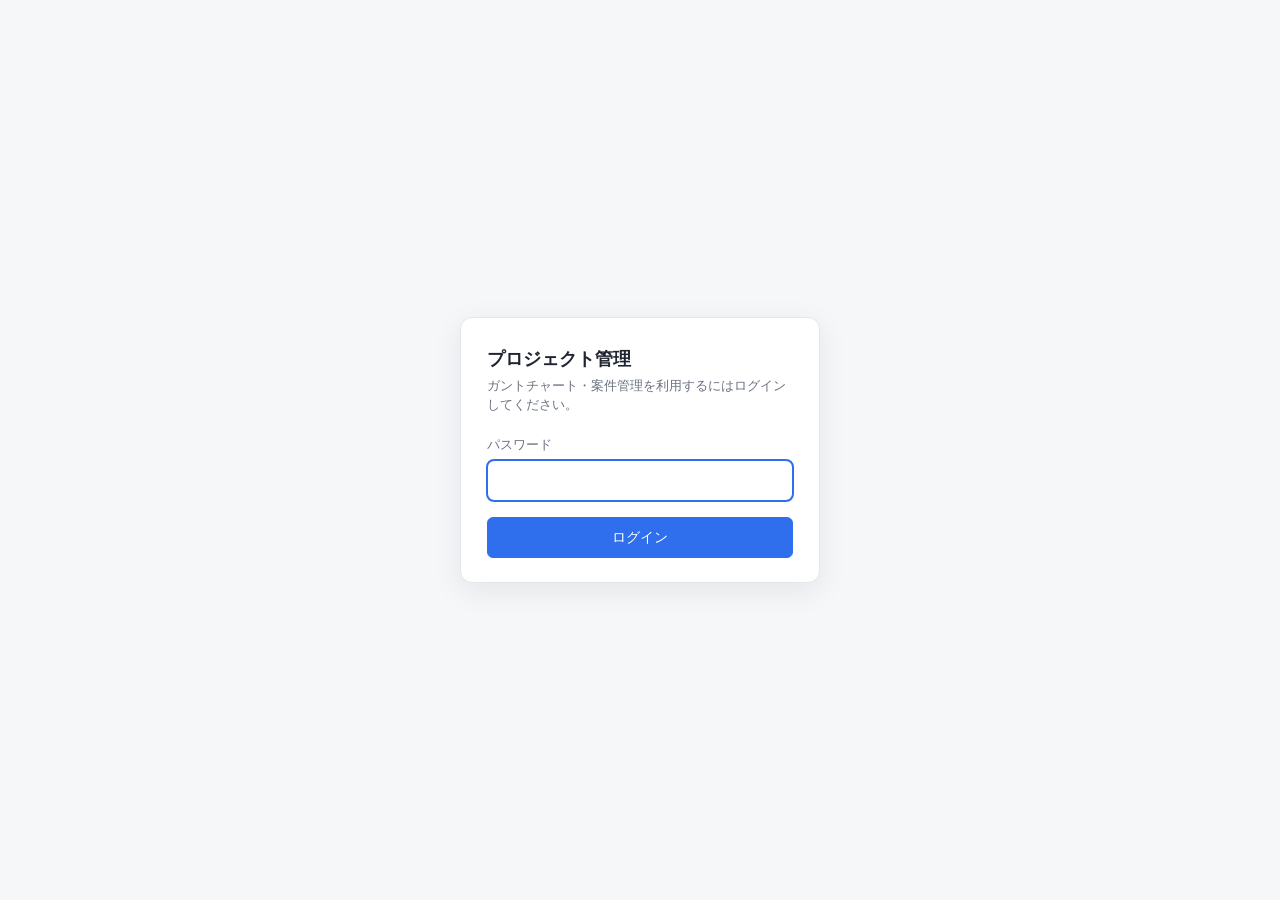
<file: static/login.html>
<!DOCTYPE html>
<html lang="ja">
<head>
  <meta charset="UTF-8">
  <meta name="viewport" content="width=device-width, initial-scale=1">
  <title>PJ管理</title>
  <link rel="stylesheet" href="/static/style.css">
  <style>
    body { align-items: center; justify-content: center; padding: 16px; }
    .login-card {
      width: min(360px, 100%);
      background: var(--panel);
      border: 1px solid var(--line);
      border-radius: 12px;
      padding: 28px 26px 24px;
      box-shadow: 0 8px 30px rgba(20, 24, 33, .08);
    }
    .login-card h1 { margin: 0 0 4px; font-size: 18px; }
    .login-card p.sub { margin: 0 0 20px; color: var(--muted); font-size: 12.5px; }
    .login-card label { display: flex; flex-direction: column; gap: 6px; color: var(--muted); }
    .login-card input {
      padding: 9px 10px;
      border: 1px solid var(--line-strong);
      border-radius: 7px;
      font-size: 14px;
      color: var(--text);
    }
    .login-card input:focus { outline: 2px solid var(--accent); outline-offset: -1px; }
    .login-card button { width: 100%; margin-top: 16px; padding: 9px; font-size: 14px; }
    .login-card .error { margin-top: 10px; }
  </style>
</head>
<body>
  <form class="login-card" method="post" action="/login">
    <h1>プロジェクト管理</h1>
    <p class="sub">ガントチャート・案件管理を利用するにはログインしてください。</p>
    <label>パスワード
      <input type="password" name="password" autocomplete="current-password" required autofocus>
    </label>
    <input type="hidden" name="next" id="next">
    <p class="error" id="error" hidden>パスワードが正しくありません。</p>
    <button type="submit" class="primary">ログイン</button>
  </form>
  <script>
    const params = new URLSearchParams(location.search);
    document.getElementById("next").value = params.get("next") || "/";
    document.getElementById("error").hidden = !params.has("error");
  </script>
</body>
</html>
</file>
<file: static/style.css>
:root {
  --bg: #f6f7f9;
  --panel: #ffffff;
  --line: #e3e6eb;
  --line-strong: #cfd4dc;
  --text: #1f2430;
  --muted: #6b7280;
  --accent: #2f6fed;
  --weekend: #f1f3f6;
  --today: #e5484d;
  --row-h: 24px;
  --head-h: 52px;
  --left-w: 856px;
  --prio-high: #e5484d;
  --prio-mid: #f5a524;
  --prio-low: #30a46c;
}

* { box-sizing: border-box; }
/* hidden 属性は display 指定より優先して必ず隠す */
[hidden] { display: none !important; }
html, body { margin: 0; height: 100%; }
body {
  /* Mac: ヒラギノ / Windows: 游ゴシック UI → メイリオ UI → メイリオ / Linux: Noto Sans JP。
     日本語の書体を先に指定し、Windows で古い書体（MS ゴシックなど）に落ちないようにする */
  font-family: -apple-system, BlinkMacSystemFont, "Hiragino Sans", "Hiragino Kaku Gothic ProN",
    "Yu Gothic UI", "Meiryo UI", Meiryo, "Noto Sans JP", "Segoe UI", sans-serif;
  font-size: 13px;
  line-height: 1.5;
  -webkit-font-smoothing: antialiased;
  text-rendering: optimizeLegibility;
  color: var(--text);
  background: var(--bg);
  display: flex;
  flex-direction: column;
}

button, .button, select, input, textarea {
  font: inherit;
  color: inherit;
}
/* スクロールバーを細く（Windows は標準で太く常に表示されるため、Mac と見た目・幅をそろえる） */
* { scrollbar-width: thin; scrollbar-color: #c3c8d1 transparent; }
::-webkit-scrollbar { width: 10px; height: 10px; }
::-webkit-scrollbar-track { background: transparent; }
::-webkit-scrollbar-thumb { background: #c3c8d1; border-radius: 6px; border: 2px solid transparent; background-clip: padding-box; }
::-webkit-scrollbar-thumb:hover { background: #a7adb8; background-clip: padding-box; border: 2px solid transparent; }
button, .button {
  border: 1px solid var(--line-strong);
  background: var(--panel);
  border-radius: 6px;
  padding: 5px 10px;
  cursor: pointer;
  text-decoration: none;
  white-space: nowrap;
}
button:hover, .button:hover { border-color: var(--accent); }
button.primary { background: var(--accent); border-color: var(--accent); color: #fff; }
button.primary:hover { filter: brightness(1.08); }

/* ---- toolbar */
.toolbar {
  display: flex;
  align-items: center;
  gap: 16px;
  padding: 10px 16px;
  background: var(--panel);
  border-bottom: 1px solid var(--line);
  flex-wrap: wrap;
}
.toolbar h1 { font-size: 16px; margin: 0; }
.tools { display: flex; align-items: center; gap: 8px; flex-wrap: wrap; }
.tools .sep { width: 1px; height: 22px; background: var(--line); margin: 0 4px; }
.filter { display: flex; align-items: center; gap: 4px; color: var(--muted); }
.filter select { padding: 4px; border: 1px solid var(--line-strong); border-radius: 6px; background: var(--panel); color: var(--text); }

/* ---- scroll area (縦横スクロール) */
.scroller {
  flex: 1;
  overflow: auto;
  position: relative;
  background: var(--panel);
}
.gantt { position: relative; min-width: 100%; }

.g-row {
  display: flex;
  height: var(--row-h);
  border-bottom: 1px solid var(--line);
}
.g-row:hover .g-left, .g-row:hover .g-track { background-color: #f8faff; }

/* 左側の固定列 */
.g-left {
  position: sticky;
  left: 0;
  z-index: 3;
  width: var(--left-w);
  flex: 0 0 var(--left-w);
  display: grid;
  grid-template-columns: var(--w-area, 190px) var(--w-pj, 130px) var(--w-task, 120px) var(--w-assignee, 56px) 56px var(--w-end, 76px);
  align-items: center;
  background: var(--panel);
  border-right: 1px solid var(--line-strong);
}
.g-left { font-size: 12.5px; }
.g-left > * { min-width: 0; }
.g-left input, .g-left select {
  width: 100%;
  height: calc(var(--row-h) - 1px);
  border: 0;
  border-right: 1px solid var(--line);
  padding: 0 6px;
  background: transparent;
}
.g-left input:focus, .g-left select:focus {
  outline: 2px solid var(--accent);
  outline-offset: -2px;
  background: #fff;
}
.g-left .del {
  border: 0;
  background: transparent;
  color: var(--muted);
  padding: 0;
  height: 100%;
}
.g-left .del:hover { color: var(--today); }

.prio { font-weight: 600; }
.prio[data-v="高"] { color: var(--prio-high); }
.prio[data-v="中"] { color: #b37400; }
.prio[data-v="低"] { color: var(--prio-low); }

.area-chip { display: flex; align-items: center; height: 100%; border-right: 1px solid var(--line); }
.area-chip::before {
  content: "";
  flex: 0 0 6px;
  align-self: stretch;
  background: var(--area-color, #999);
}
.area-chip select { border-right: 0; }

/* ヘッダー（上に固定） */
.g-head {
  position: sticky;
  top: 0;
  z-index: 5;
  height: var(--head-h);
  background: var(--panel);
  border-bottom: 1px solid var(--line-strong);
}
.g-head .g-left {
  z-index: 6;
  font-weight: 600;
  color: var(--muted);
}
.g-head .g-left > div {
  padding: 0 6px;
  border-right: 1px solid var(--line);
  height: 100%;
  display: flex;
  align-items: flex-end;
  padding-bottom: 8px;
}
.g-head .g-track { background: var(--panel); }
.tl-month, .tl-day {
  position: absolute;
  display: flex;
  align-items: center;
  border-left: 1px solid var(--line);
  white-space: nowrap;
  overflow: hidden;
}
.tl-month { top: 0; height: 26px; padding-left: 6px; font-weight: 600; }
.tl-day {
  top: 26px; height: 26px;
  justify-content: center;
  color: var(--muted);
  font-size: 11px;
  border-top: 1px solid var(--line);
}
.tl-day.weekend { color: #9aa1ad; background: var(--weekend); }
.tl-day.today { color: #fff; background: var(--today); font-weight: 700; }

/* 右側のタイムライン */
.g-track {
  position: relative;
  flex: 0 0 auto;
  background: var(--panel);
}

.bg-layer {
  position: absolute;
  top: var(--head-h);
  bottom: 0;
  pointer-events: none;
  z-index: 0;
}
.bg-col { position: absolute; top: 0; bottom: 0; }
.bg-col.weekend { background: var(--weekend); }
.bg-col.month-end { border-right: 2px solid #7b87a1; } /* 月末（その月の最終日の右端） */
.today-line {
  position: absolute;
  top: 0; bottom: 0;
  width: 2px;
  background: var(--today);
  opacity: .7;
}
.g-row:not(.g-head) .g-track { background: transparent; }
.g-row:not(.g-head) { position: relative; z-index: 1; }

/* バー */
.bar {
  position: absolute;
  top: 3px;
  height: calc(var(--row-h) - 6px);
  border-radius: 5px;
  background: #fff;
  border: 1px solid #b8bec9;
  color: var(--text);
  font-size: 11px;
  line-height: calc(var(--row-h) - 6px);
  padding: 0 8px;
  white-space: nowrap;
  overflow: visible;
  cursor: grab;
  user-select: none;
  touch-action: none;
  box-shadow: 0 1px 2px rgba(0,0,0,.12);
}
/* バーの色: 案件 = 薄い青、基盤 = 薄い黄色、その他 = 白 */
.bar[data-kind="case"] { background: #cfe3ff; border-color: #8fb4e8; }
.bar[data-kind="platform"] { background: #fff2b3; border-color: #e0c850; }
.bar[data-kind="other"] { background: #fff; border-color: #b8bec9; }
.bar.dragging { cursor: grabbing; opacity: .85; box-shadow: 0 3px 10px rgba(0,0,0,.25); }
.bar .bar-out { position: absolute; left: 0; top: 0; padding-left: 6px; /* タスク名の先頭をバーの左端にそろえ、長い名前は右へはみ出す */ display: flex; align-items: center; pointer-events: none; }
.bar .label { color: var(--text); }
.bar .handle {
  position: absolute; top: 0; bottom: 0; width: 8px;
  cursor: ew-resize;
}
.bar .handle.l { left: 0; border-radius: 5px 0 0 5px; }
.bar .handle.r { right: 0; border-radius: 0 5px 5px 0; }
.bar:hover .handle { background: rgba(0,0,0,.12); }
.bar .prio-dot {
  display: inline-block;
  width: 7px; height: 7px;
  border-radius: 50%;
  margin-right: 5px;
  vertical-align: middle;
}
.bar-tip {
  margin-left: 8px;
  color: var(--muted);
  text-shadow: none;
  pointer-events: none;
}

.empty {
  padding: 40px;
  color: var(--muted);
  text-align: center;
  position: sticky;
  left: 0;
  width: 100vw;
  max-width: 100%;
}

/* ---- dialogs */
dialog {
  border: 0;
  border-radius: 10px;
  padding: 20px 22px;
  min-width: 380px;
  box-shadow: 0 10px 40px rgba(0,0,0,.25);
}
dialog::backdrop { background: rgba(20,24,33,.35); }
dialog h2 { margin: 0 0 14px; font-size: 16px; }
dialog label { display: flex; flex-direction: column; gap: 4px; margin-bottom: 10px; color: var(--muted); }
dialog input, dialog select {
  padding: 6px 8px;
  border: 1px solid var(--line-strong);
  border-radius: 6px;
  color: var(--text);
}
dialog .row2 { display: grid; grid-template-columns: 1fr 1fr; gap: 10px; }
dialog .actions { display: flex; justify-content: flex-end; gap: 8px; margin-top: 12px; }
dialog .inline { display: flex; gap: 8px; }
dialog .inline input { flex: 1; }
dialog label.radio { flex-direction: row; align-items: flex-start; gap: 6px; color: var(--text); }
.error { color: var(--today); min-height: 1em; margin: 6px 0 0; white-space: pre-wrap; }
.hint { color: var(--muted); margin: 0 0 8px; }
.filename { font-weight: 600; margin: 0 0 10px; }
.area-list { list-style: none; padding: 0; margin: 0 0 12px; max-height: 260px; overflow: auto; }
.area-list li {
  display: flex; align-items: center; gap: 8px;
  padding: 6px 4px;
  border-bottom: 1px solid var(--line);
}
.area-list li .swatch { width: 12px; height: 12px; border-radius: 3px; }
.area-list li span.name { flex: 1; }
.area-list li button { padding: 2px 8px; font-size: 12px; }

/* ---- toast */
.toast {
  position: fixed;
  left: 50%;
  bottom: 24px;
  transform: translateX(-50%) translateY(20px);
  background: #1f2430;
  color: #fff;
  padding: 8px 16px;
  border-radius: 8px;
  opacity: 0;
  transition: .2s;
  pointer-events: none;
  z-index: 100;
  max-width: 80vw;
}
.toast.show { opacity: 1; transform: translateX(-50%) translateY(0); }
.toast.err { background: var(--today); }

/* 列を折りたたむ */
.gantt.compact .g-left { grid-template-columns: var(--w-area, 190px) var(--w-pj, 130px) var(--w-task, 120px); }
.gantt.compact .g-left > .col-detail { display: none; }
.proj-cell { height: 100%; }
.proj-cell select { border-right: 1px solid var(--line); }

/* 削除確認 */
.g-left .del { opacity: .45; }
.g-row:hover .g-left .del { opacity: 1; }
dialog h2.danger { color: var(--today); }
dialog .summary { background: var(--bg); border-radius: 6px; padding: 8px 10px; white-space: pre-line; color: var(--text); }
button.danger-btn { background: var(--today); border-color: var(--today); color: #fff; }
button.danger-btn:disabled { opacity: .4; cursor: not-allowed; }
.filter select { max-width: 170px; }

/* 開始日・終了日: カレンダーアイコンのみ */
.date-cell {
  position: relative;
  height: 100%;
  border-right: 1px solid var(--line);
  display: flex;
  align-items: center;
  justify-content: center;
}
.date-cell .cal {
  border: 0;
  background: transparent;
  padding: 4px;
  color: var(--muted);
  display: flex;
  border-radius: 4px;
}
.date-cell .cal:hover { color: var(--accent); background: #eef3ff; }
.date-cell[data-status="overdue"] .cal { color: var(--today); }
.date-cell[data-status="soon"] .cal { color: #e08a00; }
/* ピッカーの位置決め用に残し、見た目は隠す */
.g-left .date-cell input[type="date"] {
  position: absolute;
  left: 0; bottom: 0;
  width: 100%;
  height: 1px;
  opacity: 0;
  pointer-events: none;
  border: 0;
  padding: 0;
}
.g-head .g-left > div.col-detail:nth-child(6) { justify-content: center; padding: 0 0 8px; }

/* 期限による色分け（タスク名の背景） */
.g-left input[data-field="task"][data-status="overdue"] { background: #ffd4d4; color: #a3161b; font-weight: 600; }
.g-left input[data-field="task"][data-status="soon"] { background: #ffe2b3; color: #8a5100; font-weight: 600; }
.legend { display: flex; align-items: center; gap: 10px; color: var(--muted); font-size: 12px; }
.legend i { display: inline-block; width: 12px; height: 10px; border-radius: 3px; margin-right: 4px; vertical-align: -1px; }

.date-cell .cal-text { font-size: 12px; color: var(--text); padding: 4px 6px; white-space: nowrap; font-variant-numeric: tabular-nums; }
.date-cell[data-status="overdue"] .cal-text { color: var(--today); font-weight: 600; }
.date-cell[data-status="soon"] .cal-text { color: #b56d00; font-weight: 600; }

/* タスク列: クリックで詳細 */
.task-cell {
  display: flex;
  align-items: center;
  gap: 6px;
  height: 100%;
  width: 100%;
  border: 0;
  border-right: 1px solid var(--line);
  border-radius: 0;
  background: transparent;
  padding: 0 6px;
  text-align: left;
  cursor: pointer;
  min-width: 0;
}
.task-cell:hover { background: #eef3ff; color: var(--accent); }
.task-cell .t-name { overflow: hidden; text-overflow: ellipsis; white-space: nowrap; }
.task-cell .t-has-detail { flex: 0 0 auto; font-size: 10px; color: var(--muted); border: 1px solid var(--line-strong); border-radius: 3px; padding: 0 3px; line-height: 14px; }
.task-cell[data-status="overdue"] { background: #ffd4d4; color: #a3161b; font-weight: 600; }
.task-cell[data-status="soon"] { background: #ffe2b3; color: #8a5100; font-weight: 600; }
.task-cell[data-status="active"] { background: #dbe8ff; color: #1f4fbf; font-weight: 600; }
dialog textarea {
  padding: 6px 8px;
  border: 1px solid var(--line-strong);
  border-radius: 6px;
  color: var(--text);
  font: inherit;
  line-height: 1.6;
  resize: vertical;
}
#dlg-task { width: min(560px, 92vw); }
#dlg-task .dlg-head { display: flex; align-items: flex-start; justify-content: space-between; gap: 8px; margin-bottom: 14px; }
#dlg-task .dlg-head h2 { margin: 0; }
#dlg-task .head-actions { display: flex; gap: 6px; }
#dlg-task .head-actions button { padding: 2px 8px; font-size: 12px; }
.task-meta { margin: -8px 0 12px; color: var(--muted); font-size: 12px; }
.task-meta .st-overdue { color: var(--today); font-weight: 600; }
.task-meta .st-soon { color: #b56d00; font-weight: 600; }
.task-meta .task-modified { font-size: 11.5px; }

/* ページ切り替えナビ（ガントチャート / 案件管理） */
.nav { display: flex; gap: 2px; background: var(--bg); padding: 3px; border-radius: 8px; }
.nav a {
  padding: 5px 12px;
  border-radius: 6px;
  text-decoration: none;
  color: var(--muted);
  font-weight: 600;
  font-size: 14px;
  white-space: nowrap;
}
.nav a:hover { color: var(--text); }
.nav a.active { background: #2fa36b; color: #fff; font-weight: 700; box-shadow: 0 1px 2px rgba(0,0,0,.18); } /* 選択中のタブは緑 */

/* 検索・PJ名のコピー・ページ間移動（両ページ共通） */
.search { width: 200px; padding: 5px 8px; border: 1px solid var(--line-strong); border-radius: 6px; }
.pj-actions { display: inline-flex; gap: 6px; align-items: center; }
.copy-btn { padding: 4px 8px; font-size: 12px; }
.copy-btn.icon { padding: 0 9px; font-size: 14px; }
.copy-btn.done { border-color: #2fa36b; color: #2fa36b; }
.select-add { display: flex; gap: 6px; }
.select-add select { flex: 1; min-width: 0; }
.jump-link { font-size: 12px; color: var(--accent); text-decoration: none; cursor: pointer; }
.jump-link:hover { text-decoration: underline; }

.area-list li.group-head { border-bottom: 0; padding: 10px 4px 2px; font-size: 12px; font-weight: 600; color: var(--muted); }

/* ログアウトはメニュー（タブ）のすぐ隣。ほかのツールはその後ろ */
.toolbar > * { order: 2; }
.toolbar > .nav { order: 0; }
.toolbar > .logout { order: 1; margin-left: -6px; color: var(--muted); font-size: 12px; text-decoration: none; white-space: nowrap; }
.logout:hover { color: var(--text); text-decoration: underline; }

/* 列幅の変更（PJ名・タスクの見出し右端をドラッグ） */
.g-head .g-left > div.resizable { position: relative; }
.col-resizer {
  position: absolute;
  top: 0;
  right: -4px;
  width: 8px;
  height: 100%;
  cursor: col-resize;
  z-index: 2;
}
.col-resizer::after {
  content: "";
  position: absolute;
  top: 25%;
  bottom: 25%;
  left: 3px;
  width: 2px;
  border-radius: 1px;
  background: transparent;
}
.col-resizer:hover::after, .col-resizer.active::after { background: var(--accent); }
body.resizing, body.resizing * { cursor: col-resize !important; user-select: none !important; }

/* 領域・PJ名（表示のみ。クリックでタスク詳細） */
.g-left .ro-cell {
  display: block;
  width: 100%;
  height: calc(var(--row-h) - 1px);
  border: 0;
  border-right: 1px solid var(--line);
  border-radius: 0;
  background: transparent;
  padding: 0 8px;
  text-align: left;
  white-space: nowrap;
  overflow: hidden;
  text-overflow: ellipsis;
  cursor: pointer;
}
.g-left .area-chip .ro-cell { border-right: 0; }
.g-left .ro-cell:hover { background: #eef3ff; color: var(--accent); }
.g-left .ro-cell.empty { color: var(--muted); }

/* PJ名 ⇔ 案件番号 の相互リンク */
.pj-link { display: inline-flex; align-items: center; white-space: nowrap; font-size: 12px; color: var(--accent); }
.select-add .pj-link { height: 34px; }

/* ガントチャート: タスクごとの区切り線（表・タイムラインとも薄い線で区切る） */
.g-row:not(.g-head) { border-bottom: 1px solid #d3d8e0; }
.g-row:not(.g-head):nth-child(even) .g-track { background: rgba(120, 130, 150, .035); }

/* ガントチャート: 色の説明はツールバーの 2 行目 */
.toolbar > .legend-row { flex-basis: 100%; padding-top: 2px; order: 100; } /* ツールバーの最後の行 */


/* ガントチャートの戻るボタン: 案件 = 青、基盤 = 緑 */
a.back-btn { font-weight: 700; color: #fff; text-decoration: none; }
a.back-btn.to-case { background: #3563d6; border-color: #3563d6; }
a.back-btn.to-platform { background: #2fa36b; border-color: #2fa36b; }
a.back-btn.to-person { background: #8250df; border-color: #8250df; }
a.back-btn:hover { filter: brightness(1.1); color: #fff; }

/* タスク詳細: 内容とリンクをコピー */
#dlg-task .actions { display: flex; align-items: center; gap: 8px; }
#dlg-task .actions .spacer { flex: 1; }
.copy-btn { color: #1d6b43; border-color: #a8dcc0; background: #eefaf3; font-weight: 600; }
.copy-btn:hover { background: #dff3e8; }

/* ガントチャートの見出しクリックで並び替え */
.g-head .g-left > div.sortable { cursor: pointer; user-select: none; }
.g-head .g-left > div.sortable:hover { color: var(--accent); }
.g-head .g-left > div.sorted { color: var(--text); font-weight: 700; }
.g-head .sort-mark { font-size: 10px; color: var(--accent); }

/* ---- 個人ごとのタスク状況（ガントチャート右の折りたたみ窓） */
.g-body { flex: 1; display: flex; min-height: 0; }
.g-body .scroller { min-width: 0; }
.side { display: flex; flex-shrink: 0; border-left: 1px solid var(--line); background: var(--panel); }
.side-toggle { border: 0; border-radius: 0; border-right: 1px solid var(--line); writing-mode: vertical-rl; padding: 10px 4px; color: var(--muted); font-size: 12px; }
.side { position: relative; }
.side-resizer { width: 6px; flex: 0 0 6px; cursor: col-resize; background: transparent; border-right: 1px solid var(--line); touch-action: none; }
.side-resizer:hover, .side-resizer.active { background: var(--accent); opacity: .5; }
.side.collapsed .side-resizer { display: none; }
.side-panel { width: 250px; overflow-y: auto; padding: 8px; }
.side.collapsed .side-panel { display: none; }
.side-head { display: flex; flex-direction: column; gap: 4px; margin-bottom: 6px; }
.side-legend { display: flex; gap: 6px; font-size: 11px; }
.side-legend i, .sp-n { font-style: normal; border-radius: 9px; padding: 0 7px; }
.c-act { background: #dbe8ff; color: #1d4fb8; }
.c-soon { background: #ffe2b3; color: #8a5200; }
.c-over { background: #ffd4d4; color: #b42318; }
.sp-person { border-bottom: 1px solid var(--line); }
.sp-head { display: flex; align-items: center; gap: 4px; width: 100%; border: 0; border-radius: 0; background: none; padding: 6px 2px; text-align: left; }
.sp-head:hover { background: #f8faff; }
.sp-name { flex: 1; overflow: hidden; text-overflow: ellipsis; }
.sp-n { font-size: 11px; min-width: 22px; text-align: center; }
.sp-n.zero { background: #f1f3f6; color: #9aa1ad; }
.sp-tasks { padding: 0 0 6px 10px; }
.sp-task { display: block; width: 100%; border: 0; background: none; padding: 2px 4px; text-align: left; border-left: 3px solid transparent; border-radius: 0; font-size: 12px; white-space: normal; }
.sp-task.overdue { border-left-color: #e5484d; }
.sp-task.soon { border-left-color: #f5a524; }
.sp-task.act { border-left-color: #3b6fe0; }
.sp-task small { color: var(--muted); display: block; }
.sp-head.on { background: #e8efff; font-weight: 600; }
#filter-projects { max-width: 120px; }
.assignee-chip { background: #e8efff; border-color: var(--accent); color: var(--accent); white-space: nowrap; }
/* 個人別の窓: 1 人ずつ枠線で区切る */
.side-panel { background: var(--bg); }
.side-head { padding-bottom: 6px; border-bottom: 2px solid var(--line-strong); }
.sp-person { background: var(--panel); border: 1px solid var(--line-strong); border-radius: 6px; margin-bottom: 6px; overflow: hidden; }
.sp-head { padding: 7px 8px; border-radius: 0; }
.sp-head.on { box-shadow: inset 3px 0 0 var(--accent); }
.area-chip .ro-cell { display: none; } /* 領域の文字は出さず、色の帯だけ残す */

/* 領域の選択窓を短く */
#filter-areas { max-width: 96px; }
/* カレンダー表示 */
.calendar { flex: 1; min-width: 0; overflow: auto; background: var(--panel); padding: 10px 14px 20px; }
.calendar[hidden] { display: none; }
.cal-head { display: flex; align-items: center; gap: 10px; margin-bottom: 8px; }
.cal-title { font-size: 16px; min-width: 7em; text-align: center; }
.cal-wd { display: grid; grid-template-columns: repeat(7, 1fr); text-align: center; font-size: 12px; color: var(--muted); border-bottom: 1px solid var(--line-strong); padding-bottom: 4px; }
.cal-wd .sun, .cal-day.sun { color: #d6455d; }
.cal-wd .sat, .cal-day.sat { color: #2f6fed; }
.cal-week { display: grid; grid-template-columns: repeat(7, minmax(0, 1fr)); column-gap: 0; border-bottom: 1px solid var(--line); }
.cal-day { border-right: 1px solid var(--line); padding: 2px 6px; font-size: 12px; font-variant-numeric: tabular-nums; min-height: 72px; }
.cal-day:first-child { border-left: 1px solid var(--line); }
.cal-day.other { background: #f6f7f9; color: #b0b4bc; }
.cal-day.today { background: #fff6d6; font-weight: 700; }
.cal-bar { z-index: 1; margin: 1px 3px; padding: 0 6px; border: 0; border-left: 4px solid var(--c); border-radius: 4px; background: color-mix(in srgb, var(--c) 22%, #fff); text-align: left; font-size: 12px; line-height: 20px; overflow: hidden; text-overflow: ellipsis; white-space: nowrap; color: var(--text); cursor: pointer; }
.cal-bar:hover { background: color-mix(in srgb, var(--c) 38%, #fff); }
.cal-bar.overdue { background: #ffd4d4; }
.cal-bar.soon { background: #ffe2b3; }
.cal-bar.cont-l { border-top-left-radius: 0; border-bottom-left-radius: 0; margin-left: 0; }
.cal-bar.cont-r { border-top-right-radius: 0; border-bottom-right-radius: 0; margin-right: 0; }
#btn-cal.on { background: var(--accent); border-color: var(--accent); color: #fff; }

/* 2 か月を左右に並べ、日付のマスは正方形に近く */
.cal-months { display: flex; gap: 18px; align-items: flex-start; }
.cal-month { flex: 1 1 0; min-width: 0; container-type: inline-size; }
.cal-mtitle { font-weight: 700; font-size: 14px; margin: 2px 0 4px; }
.cal-month .cal-week { min-height: calc(100cqw / 7); }
.cal-month .cal-day { min-height: 0; }
.cal-title { min-width: 11em; }
@media (max-width: 1000px) { .cal-months { flex-direction: column; } .cal-month { width: 100%; } }
.cal-months { width: 80%; } /* カレンダーの大きさは 8 割 */
@media (max-width: 1000px) { .cal-months { width: 100%; } }
.cal-head .spacer { flex: 1; }
.cal-copy { white-space: nowrap; }
.c-wait { background: #eceff3; color: #4b5563; }

/* 完了ボタン・完了したタスク（グレーアウトして一番下） */
.row-actions { display: flex; align-items: center; justify-content: center; gap: 2px; }
.done-btn { border: 0; background: none; color: #2fa36b; font-weight: 700; padding: 2px 6px; font-size: 14px; }
.done-btn:hover { background: #e3f5ec; border-radius: 4px; }
.g-row.done { opacity: .45; filter: grayscale(1); }
.g-row.done .t-name { text-decoration: line-through; }
.g-row.done:hover { opacity: .7; }
.cal-bar.done { background: #e5e7eb !important; border-left-color: #9ca3af; color: #6b7280; text-decoration: line-through; }

/* バージョン表示（ログアウトの隣）。クリックで更新日時 */
.app-version { font-size: 11.5px; color: var(--muted); text-decoration: none; padding: 1px 7px; border: 1px solid var(--line-strong); border-radius: 999px; white-space: nowrap; order: 1; }
.app-version:hover { color: var(--accent); border-color: var(--accent); }
.version-pop { position: fixed; z-index: 100; background: #fff; border: 1px solid var(--line-strong); border-radius: 8px; box-shadow: 0 6px 20px rgba(20, 30, 50, .18); padding: 6px 12px; font-size: 12.5px; white-space: nowrap; }

/* 検索できるプルダウン（searchselect.js） */
.ss-native { display: none !important; }
.ss { position: relative; flex: 1; min-width: 0; }
.ss-btn { width: 100%; height: 34px; text-align: left; padding: 0 28px 0 10px; background: #fff; border: 1px solid var(--line-strong);
  border-radius: 6px; font-size: 13.5px; font-weight: 400; color: var(--text); overflow: hidden; text-overflow: ellipsis; white-space: nowrap; position: relative; }
.ss-btn::after { content: "▾"; position: absolute; right: 10px; top: 50%; transform: translateY(-50%); color: var(--muted); font-size: 12px; }
.ss-btn.empty { color: var(--muted); }
.ss.open .ss-btn { border-color: var(--accent); }
.ss-panel { position: absolute; z-index: 60; top: calc(100% + 4px); left: 0; right: 0; min-width: 220px; background: #fff;
  border: 1px solid var(--line-strong); border-radius: 8px; box-shadow: 0 8px 24px rgba(20, 30, 50, .16); padding: 6px; }
.ss-q { width: 100%; margin-bottom: 6px; }
.ss-list { list-style: none; margin: 0; padding: 0; max-height: 240px; overflow-y: auto; }
.ss-list li { padding: 6px 10px; border-radius: 5px; cursor: pointer; font-size: 13px; white-space: nowrap; overflow: hidden; text-overflow: ellipsis; }
.ss-list li:hover, .ss-list li.active { background: #eef3ff; }
.ss-list li.on { font-weight: 700; color: var(--accent); }
.ss-list li.ss-none { color: var(--muted); cursor: default; background: none; }
/* ガントチャートのツールバー（PJ名の絞り込み） */
.filter .ss { flex: none; width: 190px; }
.filter .ss-btn { height: 28px; font-size: 13px; }
.filter .ss-panel { min-width: 260px; }

/* ガントチャートのツールバー: ボタン・入力を小さく */
.page-gantt .tools { gap: 6px; }
.page-gantt .tools button, .page-gantt .tools .button { padding: 2px 8px; font-size: 12px; }
.page-gantt .tools .filter { font-size: 12px; }
.page-gantt .tools .filter select { padding: 2px 4px; font-size: 12px; }
.page-gantt .tools .search { padding: 3px 8px; font-size: 12px; width: 190px; }
.page-gantt .filter .ss-btn { height: 24px; font-size: 12px; }

/* PJ名の種類: 案件 = 「案」・基盤 = 「基」・その他 = 印なし。セルの背景は無色にそろえ、印の背景をバーの色（案件 = 薄い青、基盤 = 薄い黄色）にする */
.g-left .ro-cell[data-kind="case"]::before,
.g-left .ro-cell[data-kind="platform"]::before {
  display: inline-block; width: 14px; margin-right: 4px; text-align: center; vertical-align: 1px;
  font-size: 10px; line-height: 13px; font-weight: 700; border: 1px solid currentColor; border-radius: 3px; color: var(--muted);
}
.g-left .ro-cell[data-kind="case"]::before { content: "案"; color: #3a5f99; background: #cfe3ff; border-color: #8fb4e8; }
.g-left .ro-cell[data-kind="platform"]::before { content: "基"; color: #8a6d00; background: #fff2b3; border-color: #e0c850; }
.g-left .ro-cell[data-kind]:hover { filter: brightness(.96); }

button.done-act { color: #1f7a4f; border-color: #2fa36b; }
button.done-act:hover { background: #e3f5ec; }
#form-task .actions { flex-wrap: wrap; row-gap: 8px; } /* 下のボタンが増えても収まるように折り返す */

/* バーをドラッグ中の日付表示（ポインタの近くに浮かせる） */
.drag-tip { position: fixed; z-index: 1000; pointer-events: none; padding: 3px 8px; border-radius: 5px; background: #1f2430; color: #fff; font-size: 12px; white-space: nowrap; box-shadow: 0 2px 6px rgba(0,0,0,.3); font-variant-numeric: tabular-nums; }
</file>
